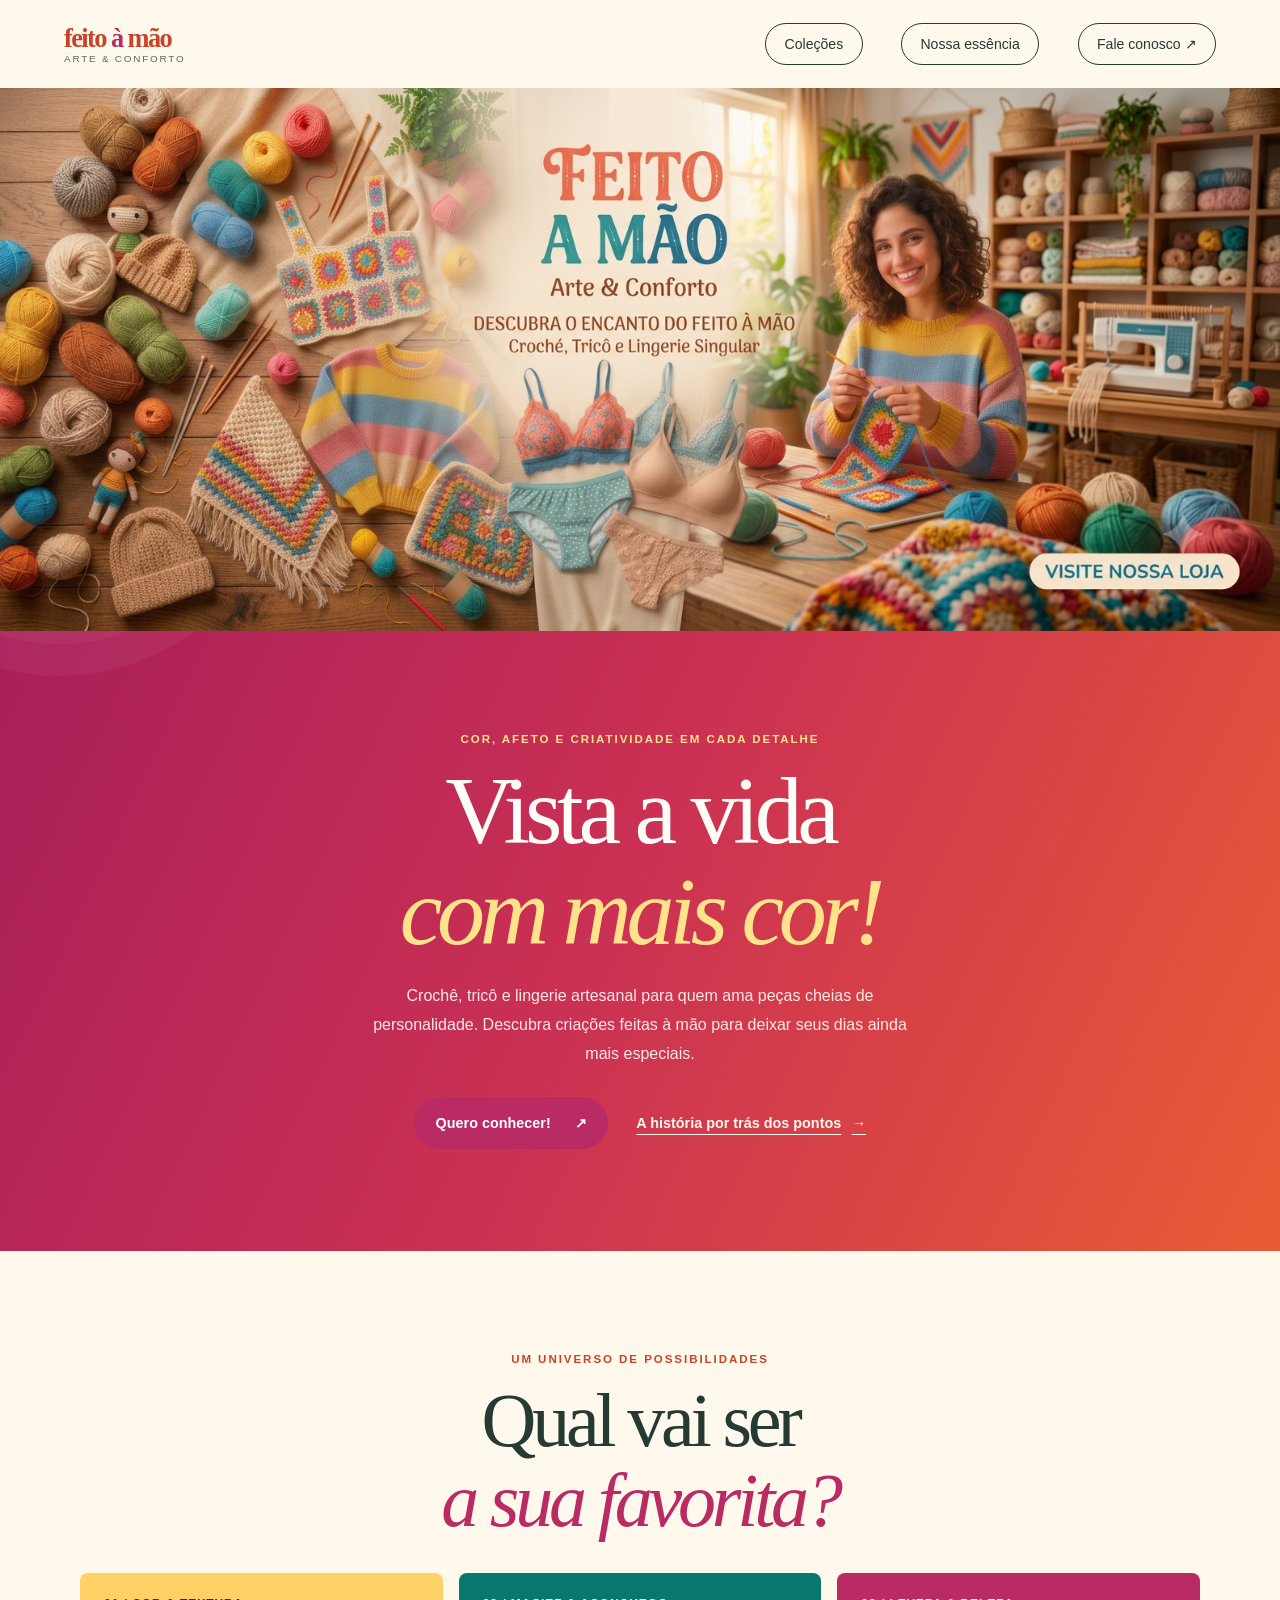
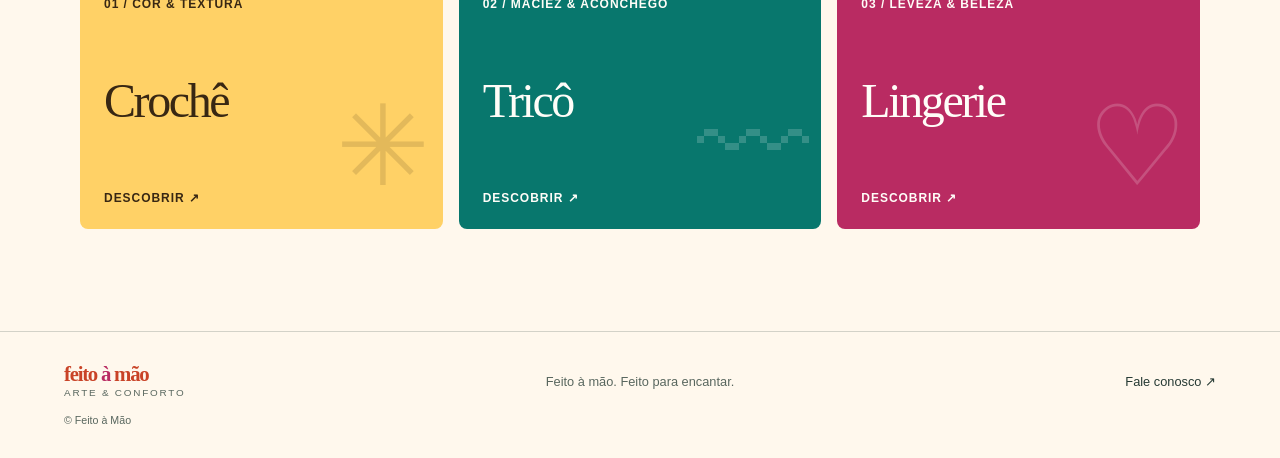
<file: index.html>
<!doctype html>
<html lang="pt-BR">
  <head>
    <meta charset="utf-8">
    <meta name="viewport" content="width=device-width, initial-scale=1">
    <meta name="description" content="Mais cor, conforto e personalidade: conheça as peças artesanais Feito à Mão.">
    <meta name="theme-color" content="#fff8ed">
    <title>Feito à Mão — Mais cor para os seus dias</title>
    <link rel="stylesheet" href="styles.css?v=5">
  </head>
  <body>
    <a class="skip-link" href="#conteudo">Pular para o conteúdo</a>

    <header class="site-header">
      <a class="wordmark" href="index.html" aria-label="Feito à Mão, início">
        <span class="wordmark__name">feito <span>à</span> mão</span>
        <span class="wordmark__tagline">arte &amp; conforto</span>
      </a>
      <nav class="site-nav" aria-label="Navegação principal">
        <a class="nav-cta" href="colecoes.html">Coleções</a>
        <a class="nav-cta" href="sobre.html">Nossa essência</a>
        <a class="nav-cta" href="contato.html">Fale conosco <span aria-hidden="true">↗</span></a>
      </nav>
    </header>

    <main id="conteudo">
      <section class="hero" aria-labelledby="hero-title">
        <h1 class="visually-hidden" id="hero-title">Feito à Mão — descubra o encanto do feito à mão</h1>
        <img
          class="hero__image"
          src="Img/FeitoaMao.png"
          alt="Ateliê Feito à Mão: fios coloridos, peças de crochê e tricô, lingerie artesanal e uma artesã trabalhando."
          width="1584"
          height="672"
          fetchpriority="high"
        >
      </section>

      <section class="home-intro" aria-labelledby="home-title">
        <div class="home-intro__inner section-wrap">
          <p class="eyebrow">Cor, afeto e criatividade em cada detalhe</p>
          <h2 id="home-title">Vista a vida<br><span>com mais cor!</span></h2>
          <p>Crochê, tricô e lingerie artesanal para quem ama peças cheias de personalidade. Descubra criações feitas à mão para deixar seus dias ainda mais especiais.</p>
          <div class="home-intro__links">
            <a class="button home-intro__button" href="colecoes.html">Quero conhecer! <span aria-hidden="true">↗</span></a>
            <a class="text-link" href="sobre.html">A história por trás dos pontos <span aria-hidden="true">→</span></a>
          </div>
        </div>
      </section>

      <section class="home-collections section-wrap" aria-labelledby="home-collections-title">
        <div class="home-collections__heading">
          <p class="eyebrow">Um universo de possibilidades</p>
          <h2 id="home-collections-title">Qual vai ser<br><span>a sua favorita?</span></h2>
        </div>
        <div class="home-collections__grid">
          <a class="home-category home-category--crochet" href="colecoes.html#croche">
            <span class="home-category__number">01 / Cor &amp; textura</span>
            <span class="home-category__title">Crochê</span>
            <span class="home-category__link">Descobrir <span aria-hidden="true">↗</span></span>
            <span class="home-category__mark" aria-hidden="true">✳</span>
          </a>
          <a class="home-category home-category--knit" href="colecoes.html#trico">
            <span class="home-category__number">02 / Maciez &amp; aconchego</span>
            <span class="home-category__title">Tricô</span>
            <span class="home-category__link">Descobrir <span aria-hidden="true">↗</span></span>
            <span class="home-category__mark" aria-hidden="true">〰</span>
          </a>
          <a class="home-category home-category--lingerie" href="colecoes.html#lingerie">
            <span class="home-category__number">03 / Leveza &amp; beleza</span>
            <span class="home-category__title">Lingerie</span>
            <span class="home-category__link">Descobrir <span aria-hidden="true">↗</span></span>
            <span class="home-category__mark" aria-hidden="true">♡</span>
          </a>
        </div>
      </section>
    </main>

    <footer class="site-footer">
      <a class="wordmark wordmark--footer" href="index.html" aria-label="Voltar ao início">
        <span class="wordmark__name">feito <span>à</span> mão</span>
        <span class="wordmark__tagline">arte &amp; conforto</span>
      </a>
      <p>Feito à mão. Feito para encantar.</p>
      <a class="back-to-top" href="contato.html">Fale conosco ↗</a>
      <small>© <span>Feito à Mão</span></small>
    </footer>
  </body>
</html>
</file>
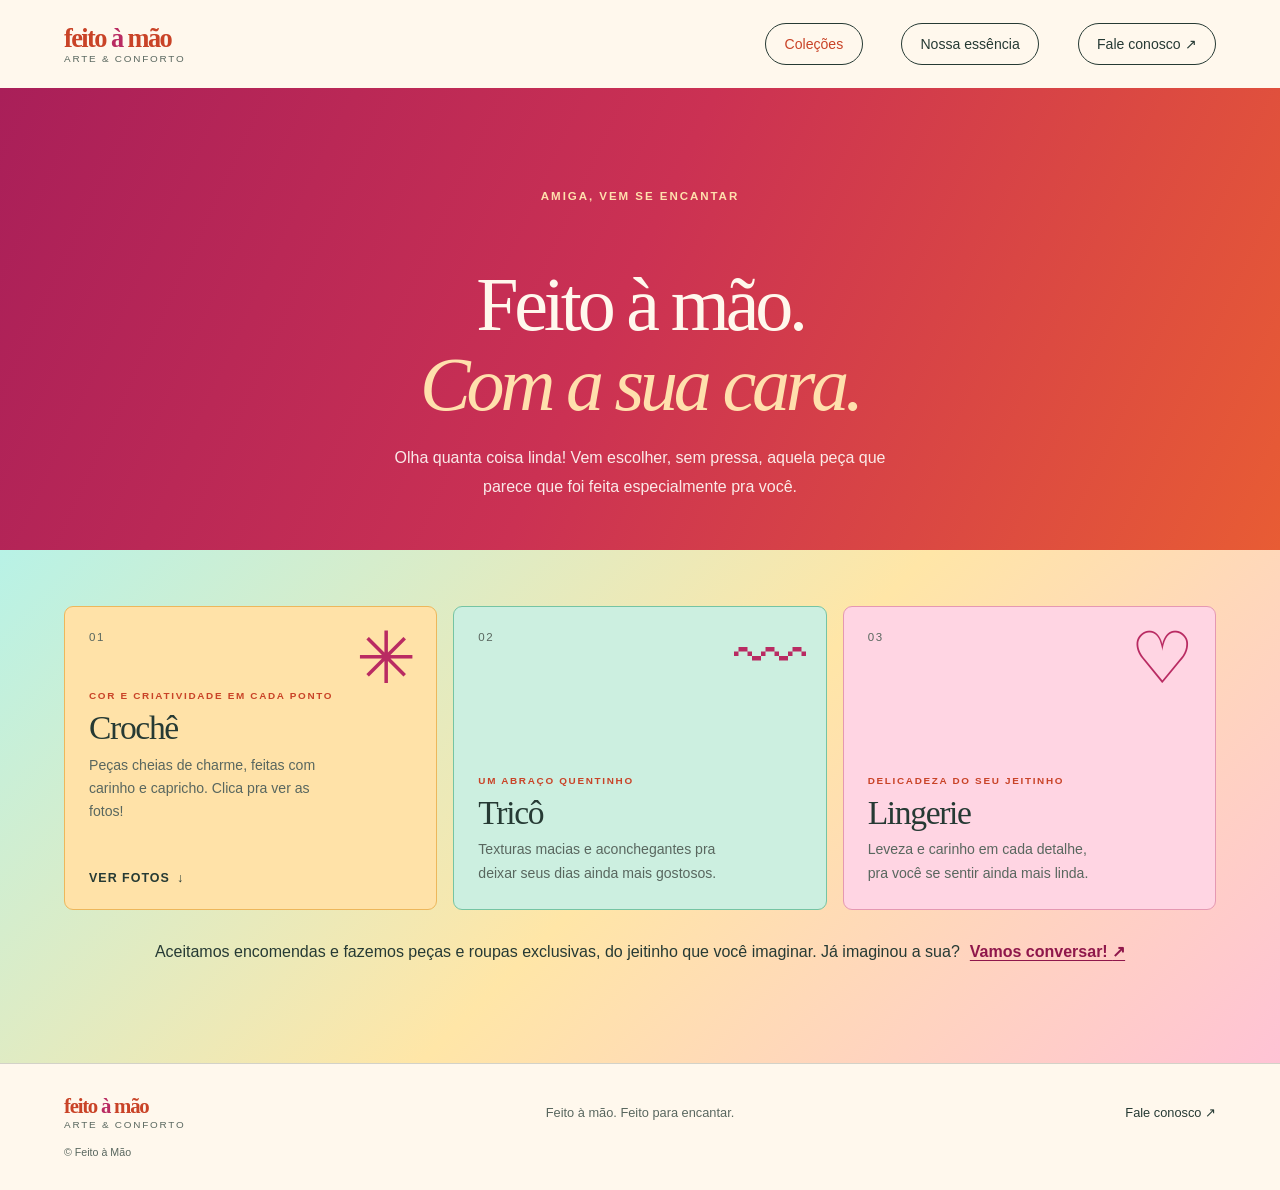
<file: colecoes.html>
<!doctype html>
<html lang="pt-BR">
  <head>
    <meta charset="utf-8">
    <meta name="viewport" content="width=device-width, initial-scale=1">
    <meta name="description" content="Amiga, vem conhecer nossas peças de crochê, tricô e lingerie artesanal feitas com muito carinho.">
    <meta name="theme-color" content="#fff8ed">
    <title>Coleções cheias de cor — Feito à Mão</title>
    <link rel="stylesheet" href="styles.css?v=6">
  </head>
  <body>
    <a class="skip-link" href="#conteudo">Pular para o conteúdo</a>
    <header class="site-header">
      <a class="wordmark" href="index.html" aria-label="Feito à Mão, início">
        <span class="wordmark__name">feito <span>à</span> mão</span>
        <span class="wordmark__tagline">arte &amp; conforto</span>
      </a>
      <nav class="site-nav" aria-label="Navegação principal">
        <a class="nav-cta" href="colecoes.html" aria-current="page">Coleções</a>
        <a class="nav-cta" href="sobre.html">Nossa essência</a>
        <a class="nav-cta" href="contato.html">Fale conosco <span aria-hidden="true">↗</span></a>
      </nav>
    </header>
    <main id="conteudo">
      <section class="page-heading page-heading--collections" aria-labelledby="page-title">
        <p class="eyebrow">Amiga, vem se encantar</p>
        <h1 id="page-title">Feito à mão.<br><span>Com a sua cara.</span></h1>
        <p>Olha quanta coisa linda! Vem escolher, sem pressa, aquela peça que parece que foi feita especialmente pra você.</p>
      </section>
      <section class="collections-page section-wrap" aria-label="Tipos de peças">
        <div class="collection-grid">
          <button class="collection-card collection-card--crochet collection-card--link" id="croche" type="button" aria-controls="croche-galeria" aria-expanded="false">
            <span class="collection-card__number" aria-hidden="true">01</span>
            <div>
              <p class="eyebrow">Cor e criatividade em cada ponto</p>
              <h2>Crochê</h2>
              <p>Peças cheias de charme, feitas com carinho e capricho. Clica pra ver as fotos!</p>
            </div>
            <span class="collection-card__mark" aria-hidden="true">✳</span>
            <span class="collection-card__action"><span data-crochet-action>Ver fotos</span> <span aria-hidden="true">↓</span></span>
          </button>
          <article class="collection-card collection-card--knit" id="trico">
            <span class="collection-card__number" aria-hidden="true">02</span>
            <div>
              <p class="eyebrow">Um abraço quentinho</p>
              <h2>Tricô</h2>
              <p>Texturas macias e aconchegantes pra deixar seus dias ainda mais gostosos.</p>
            </div>
            <span class="collection-card__mark" aria-hidden="true">〰</span>
          </article>
          <article class="collection-card collection-card--lingerie" id="lingerie">
            <span class="collection-card__number" aria-hidden="true">03</span>
            <div>
              <p class="eyebrow">Delicadeza do seu jeitinho</p>
              <h2>Lingerie</h2>
              <p>Leveza e carinho em cada detalhe, pra você se sentir ainda mais linda.</p>
            </div>
            <span class="collection-card__mark" aria-hidden="true">♡</span>
          </article>
        </div>
        <section class="product-category" id="croche-galeria" aria-labelledby="croche-title" hidden>
          <div class="product-category__heading">
            <p class="eyebrow">Feito com todo carinho</p>
            <h2 id="croche-title">Olha só essas peças <span>de crochê!</span></h2>
            <p>Escolhi cada foto com carinho. Qual delas já ganhou seu coração?</p>
          </div>
          <div class="product-gallery">
            <figure class="product-card">
              <img src="Img/BlusaEmCroche.jpeg" alt="Blusa de crochê feita à mão." loading="lazy" decoding="async">
              <figcaption>Blusa de crochê bege</figcaption>
            </figure>
            <figure class="product-card">
              <img src="Img/blusinhaAzulemcroche.jpeg" alt="Blusinha azul de crochê feita à mão." loading="lazy" decoding="async">
              <figcaption>Blusinha azul de crochê</figcaption>
            </figure>
            <figure class="product-card">
              <img src="Img/blusinhaBrancaCroche.jpeg" alt="Blusinha branca de crochê feita à mão." loading="lazy" decoding="async">
              <figcaption>Blusa branca de crochê</figcaption>
            </figure>
            <figure class="product-card">
              <img src="Img/CaminhoFeitoComComLacresCroche.jpeg" alt="Caminho de mesa feito com lacres e crochê." loading="lazy" decoding="async">
              <figcaption>Caminho de mesa com lacres e crochê</figcaption>
            </figure>
            <figure class="product-card">
              <img src="Img/TapeteDuplaFaceCroche.jpeg" alt="Tapete dupla face de crochê." loading="lazy" decoding="async">
              <figcaption>Tapete dupla face</figcaption>
            </figure>
            <figure class="product-card">
              <img src="Img/TapeteMonoFaceCroche.jpeg" alt="Tapete de crochê de uma face." loading="lazy" decoding="async">
              <figcaption>Tapete oval verde e branco</figcaption>
            </figure>
            <figure class="product-card">
              <img src="Img/JogoDeBanheiroAzul.jpeg" alt="Jogo de banheiro azul feito à mão." loading="lazy" decoding="async">
              <figcaption>Jogo de banheiro azul</figcaption>
            </figure>
            <figure class="product-card">
              <img src="Img/JogodeBanheiroCroche.jpeg" alt="Jogo de banheiro de crochê feito à mão." loading="lazy" decoding="async">
              <figcaption>Jogo de banheiro de crochê</figcaption>
            </figure>
            <figure class="product-card">
              <img src="Img/JogoDeCozinha3PecasVermelho.jpeg" alt="Jogo de cozinha vermelho com três peças." loading="lazy" decoding="async">
              <figcaption>Jogo de cozinha vermelho com três peças</figcaption>
            </figure>
            <figure class="product-card">
              <img src="Img/JogoDeCozinhaAmarelo.jpeg" alt="Jogo de cozinha amarelo feito à mão." loading="lazy" decoding="async">
              <figcaption>Jogo de cozinha amarelo</figcaption>
            </figure>
            <figure class="product-card">
              <img src="Img/JogoDeCozinhaDuplaFaceMarron.jpeg" alt="Jogo de cozinha marrom dupla face." loading="lazy" decoding="async">
              <figcaption>Jogo de cozinha marrom dupla face</figcaption>
            </figure>
            <figure class="product-card">
              <img src="Img/JogodeCozinhaDuplaFacePretoComCru.jpeg" alt="Jogo de cozinha dupla face preto e cru." loading="lazy" decoding="async">
              <figcaption>Jogo de cozinha preto e cru dupla face</figcaption>
            </figure>
            <figure class="product-card">
              <img src="Img/JogodeCozinhaPretoeBranco.jpeg" alt="Jogo de cozinha preto e branco feito à mão." loading="lazy" decoding="async">
              <figcaption>Jogo de cozinha preto e branco</figcaption>
            </figure>
            <figure class="product-card">
              <img src="Img/JogodeCozinhaTunisianoAzul.jpeg" alt="Jogo de cozinha azul em crochê tunisiano." loading="lazy" decoding="async">
              <figcaption>Jogo de cozinha tunisiano azul</figcaption>
            </figure>
            <figure class="product-card">
              <img src="Img/TapetesEmDuasPecasAmareloECru.jpeg" alt="Conjunto de tapetes em amarelo e cru." loading="lazy" decoding="async">
              <figcaption>Tapetes em duas peças amarelo e cru</figcaption>
            </figure>
            <figure class="product-card">
              <img src="Img/TapetesEmDuasPecasCrucomVerde.jpeg" alt="Conjunto de tapetes em cru e verde." loading="lazy" decoding="async">
              <figcaption>Tapetes em duas peças cru e verde</figcaption>
            </figure>
            <figure class="product-card">
              <img src="Img/TapetesEmDuasPecasRoxo.jpeg" alt="Conjunto de tapetes roxos." loading="lazy" decoding="async">
              <figcaption>Tapetes em duas peças roxos</figcaption>
            </figure>
            <figure class="product-card">
              <img src="Img/TapeteEmCrocheCoracao.jpeg" alt="Tapete de crochê em formato de coração, em tons de bege e amarelo." loading="lazy" decoding="async">
              <figcaption>Tapete de coração bege e amarelo</figcaption>
            </figure>
            <figure class="product-card">
              <img src="Img/TapeteEmCrocheCoracaoMulticores.jpeg" alt="Tapete de crochê em formato de coração, com detalhes em rosa e marrom." loading="lazy" decoding="async">
              <figcaption>Tapete de coração rosa e marrom</figcaption>
            </figure>
            <figure class="product-card">
              <img src="Img/TapeteEmLequeRoxo.jpeg" alt="Tapete de crochê roxo em formato de leque, com detalhes azuis e verdes." loading="lazy" decoding="async">
              <figcaption>Tapete em leque roxo</figcaption>
            </figure>
            <figure class="product-card">
              <img src="Img/CamisaDeCroche.jpeg" alt="Camisa de crochê cor Preto." loading="lazy" decoding="async">
              <figcaption>Camisa de Croche</figcaption>
            </figure>
            <figure class="product-card">
              <img src="Img/SacolinhaParaPapelHigienico.jpeg" alt="Sacolinha para Papel Higienico." loading="lazy" decoding="async">
              <figcaption>Sacolinha para Papel Higienico</figcaption>
            </figure>
            <figure class="product-card">
              <img src="Img/SacolinhaParaPastaDeDente.jpeg" alt="Sacolinha para Pasta de Dente." loading="lazy" decoding="async">
              <figcaption>Sacolinha para Pasta de Dente</figcaption>
            </figure>
          </div>
        </section>
        <p class="collections-page__cta">Aceitamos encomendas e fazemos peças e roupas exclusivas, do jeitinho que você imaginar. Já imaginou a sua? <a href="contato.html">Vamos conversar! <span aria-hidden="true">↗</span></a></p>
      </section>
    </main>
    <footer class="site-footer">
      <a class="wordmark wordmark--footer" href="index.html" aria-label="Voltar ao início">
        <span class="wordmark__name">feito <span>à</span> mão</span>
        <span class="wordmark__tagline">arte &amp; conforto</span>
      </a>
      <p>Feito à mão. Feito para encantar.</p>
      <a class="back-to-top" href="contato.html">Fale conosco ↗</a>
      <small>© <span>Feito à Mão</span></small>
    </footer>
    <script src="colecoes.js" defer></script>
  </body>
</html>
</file>
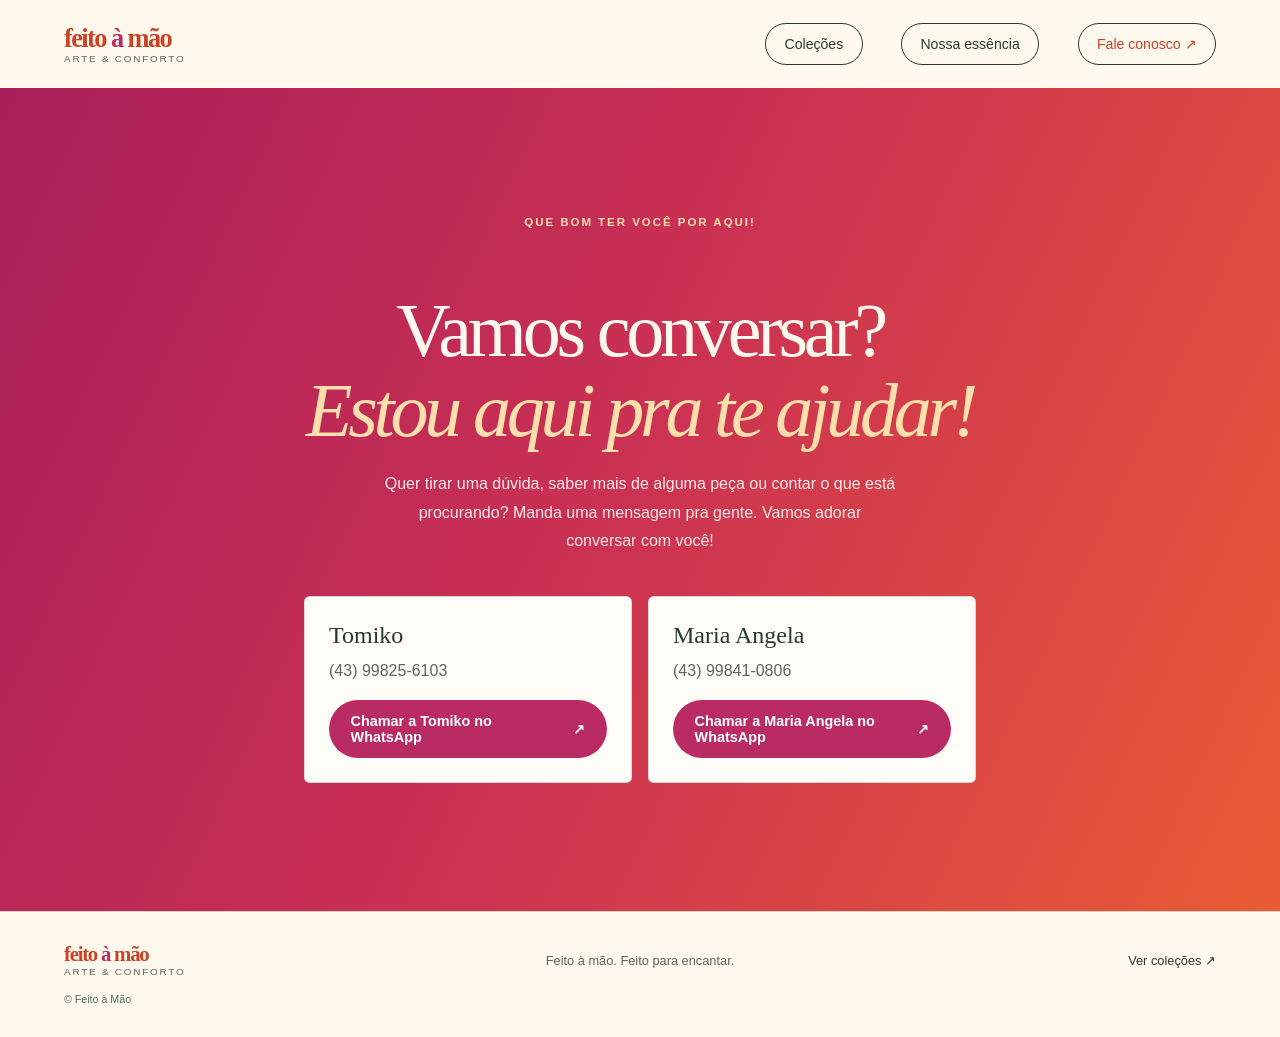
<file: contato.html>
<!doctype html>
<html lang="pt-BR">
  <head>
    <meta charset="utf-8">
    <meta name="viewport" content="width=device-width, initial-scale=1">
    <meta name="description" content="Quer conversar sobre uma peça artesanal? Chame a Tomiko ou a Maria Angela. Vai ser um prazer falar com você!">
    <meta name="theme-color" content="#fff8ed">
    <title>Vamos conversar? — Feito à Mão</title>
    <link rel="stylesheet" href="styles.css?v=5">
  </head>
  <body>
    <a class="skip-link" href="#conteudo">Pular para o conteúdo</a>
    <header class="site-header">
      <a class="wordmark" href="index.html" aria-label="Feito à Mão, início">
        <span class="wordmark__name">feito <span>à</span> mão</span>
        <span class="wordmark__tagline">arte &amp; conforto</span>
      </a>
      <nav class="site-nav" aria-label="Navegação principal">
        <a class="nav-cta" href="colecoes.html">Coleções</a>
        <a class="nav-cta" href="sobre.html">Nossa essência</a>
        <a class="nav-cta" href="contato.html" aria-current="page">Fale conosco <span aria-hidden="true">↗</span></a>
      </nav>
    </header>
    <main id="conteudo">
      <section class="contact section-wrap" aria-labelledby="page-title">
        <p class="eyebrow">Que bom ter você por aqui!</p>
        <h1 id="page-title">Vamos conversar?<br><span>Estou aqui pra te ajudar!</span></h1>
        <p>Quer tirar uma dúvida, saber mais de alguma peça ou contar o que está procurando? Manda uma mensagem pra gente. Vamos adorar conversar com você!</p>
        <div class="contact__people">
          <article class="contact-card">
            <h2>Tomiko</h2>
            <a class="contact-card__number" href="tel:+5543998256103">(43) 99825-6103</a>
            <a class="button" href="https://wa.me/5543998256103" target="_blank" rel="noopener noreferrer">
              Chamar a Tomiko no WhatsApp <span aria-hidden="true">↗</span>
            </a>
          </article>
          <article class="contact-card">
            <h2>Maria Angela</h2>
            <a class="contact-card__number" href="tel:+5543998410806">(43) 99841-0806</a>
            <a class="button" href="https://wa.me/5543998410806" target="_blank" rel="noopener noreferrer">
              Chamar a Maria Angela no WhatsApp <span aria-hidden="true">↗</span>
            </a>
          </article>
        </div>
      </section>
    </main>
    <footer class="site-footer">
      <a class="wordmark wordmark--footer" href="index.html" aria-label="Voltar ao início">
        <span class="wordmark__name">feito <span>à</span> mão</span>
        <span class="wordmark__tagline">arte &amp; conforto</span>
      </a>
      <p>Feito à mão. Feito para encantar.</p>
      <a class="back-to-top" href="colecoes.html">Ver coleções ↗</a>
      <small>© <span>Feito à Mão</span></small>
    </footer>
  </body>
</html>
</file>
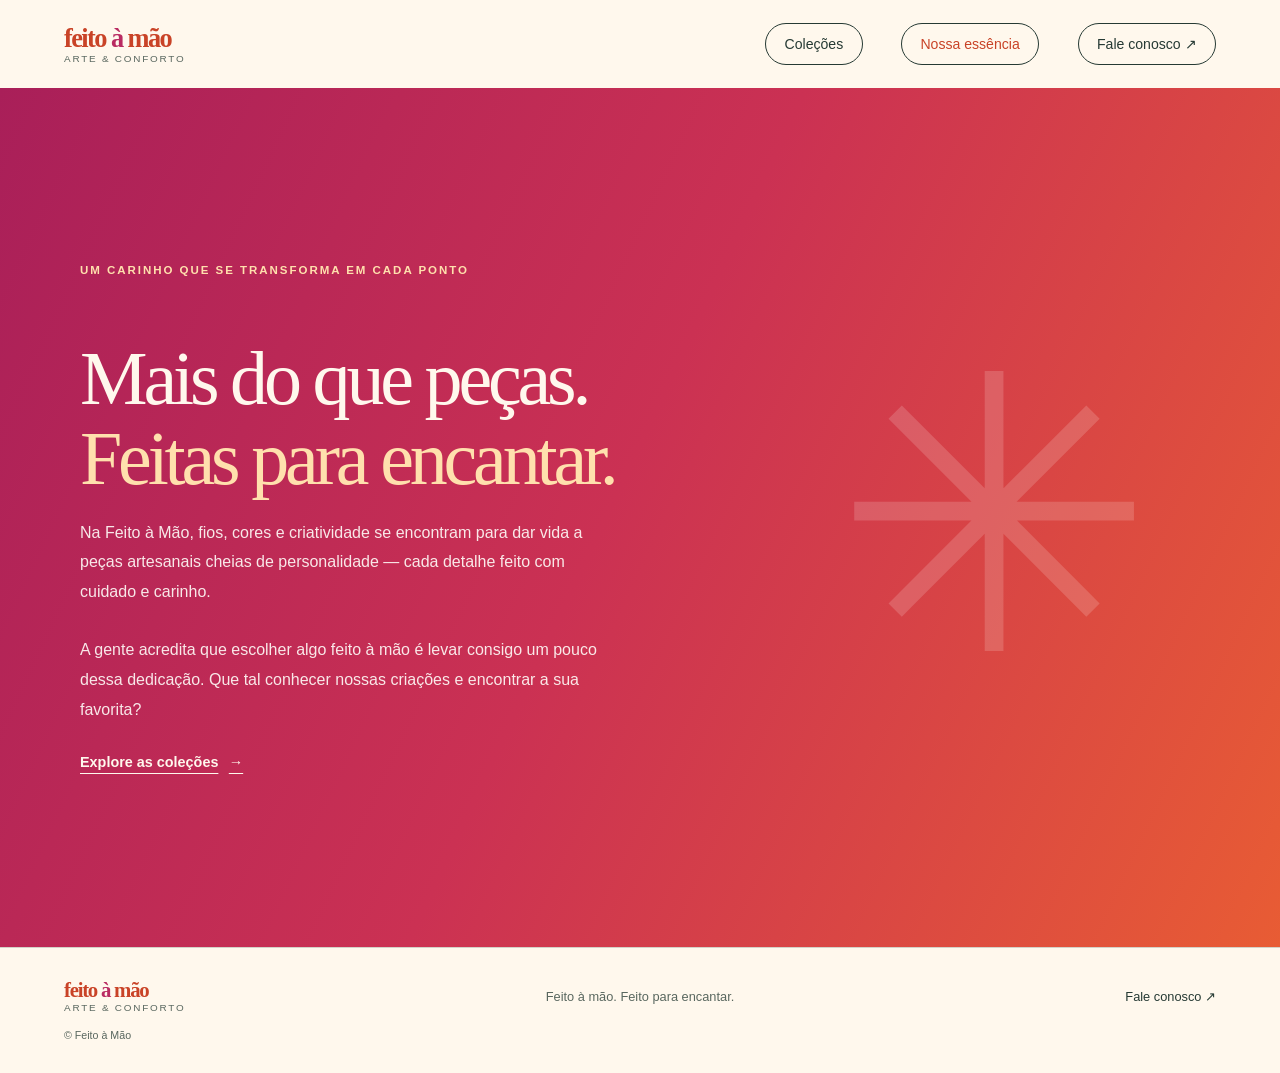
<file: sobre.html>
<!doctype html>
<html lang="pt-BR">
  <head>
    <meta charset="utf-8">
    <meta name="viewport" content="width=device-width, initial-scale=1">
    <meta name="description" content="Conheça a Feito à Mão: peças artesanais cheias de personalidade, criatividade e carinho em cada detalhe.">
    <meta name="theme-color" content="#fff8ed">
    <title>Uma história feita à mão — Feito à Mão</title>
    <link rel="stylesheet" href="styles.css?v=5">
  </head>
  <body>
    <a class="skip-link" href="#conteudo">Pular para o conteúdo</a>
    <header class="site-header">
      <a class="wordmark" href="index.html" aria-label="Feito à Mão, início">
        <span class="wordmark__name">feito <span>à</span> mão</span>
        <span class="wordmark__tagline">arte &amp; conforto</span>
      </a>
      <nav class="site-nav" aria-label="Navegação principal">
        <a class="nav-cta" href="colecoes.html">Coleções</a>
        <a class="nav-cta" href="sobre.html" aria-current="page">Nossa essência</a>
        <a class="nav-cta" href="contato.html">Fale conosco <span aria-hidden="true">↗</span></a>
      </nav>
    </header>
    <main id="conteudo">
      <section class="story story--page" aria-labelledby="page-title">
        <div class="story__inner section-wrap">
          <p class="eyebrow">Um carinho que se transforma em cada ponto</p>
          <h1 id="page-title">Mais do que peças.<br><span>Feitas para encantar.</span></h1>
          <p>Na Feito à Mão, fios, cores e criatividade se encontram para dar vida a peças artesanais cheias de personalidade — cada detalhe feito com cuidado e carinho.</p>
          <p>A gente acredita que escolher algo feito à mão é levar consigo um pouco dessa dedicação. Que tal conhecer nossas criações e encontrar a sua favorita?</p>
          <a class="text-link" href="colecoes.html">Explore as coleções <span aria-hidden="true">→</span></a>
          <span class="story__ornament" aria-hidden="true">✳</span>
        </div>
      </section>
    </main>
    <footer class="site-footer">
      <a class="wordmark wordmark--footer" href="index.html" aria-label="Voltar ao início">
        <span class="wordmark__name">feito <span>à</span> mão</span>
        <span class="wordmark__tagline">arte &amp; conforto</span>
      </a>
      <p>Feito à mão. Feito para encantar.</p>
      <a class="back-to-top" href="contato.html">Fale conosco ↗</a>
      <small>© <span>Feito à Mão</span></small>
    </footer>
  </body>
</html>
</file>
<file: styles.css>
:root {
  color-scheme: light;
  --paper: #fff8ed;
  --paper-dark: #ffead2;
  --ink: #263a34;
  --muted: #59675f;
  --terracotta: #c94327;
  --teal: #08776d;
  --line: rgba(38, 58, 52, 0.2);
  --sunshine: #f2b51d;
  --berry: #b92b62;
  --serif: "Iowan Old Style", "Palatino Linotype", "Book Antiqua", Georgia, serif;
  --sans: "Aptos", "Segoe UI", sans-serif;
}

* {
  box-sizing: border-box;
}

html {
  scroll-behavior: smooth;
  scroll-padding-top: 6rem;
}

body {
  margin: 0;
  background: var(--paper);
  color: var(--ink);
  font-family: var(--sans);
  -webkit-font-smoothing: antialiased;
  text-rendering: optimizeLegibility;
}

a {
  color: inherit;
}

a:focus-visible {
  outline: 3px solid var(--terracotta);
  outline-offset: 5px;
}

.skip-link,
.visually-hidden {
  position: absolute;
  width: 1px;
  height: 1px;
  padding: 0;
  overflow: hidden;
  clip: rect(0, 0, 0, 0);
  white-space: nowrap;
  clip-path: inset(50%);
  border: 0;
}

.skip-link:focus {
  z-index: 10;
  top: 1rem;
  left: 1rem;
  width: auto;
  height: auto;
  padding: 0.8rem 1rem;
  background: white;
  clip: auto;
  clip-path: none;
}

.site-header {
  display: flex;
  min-height: 5.5rem;
  align-items: center;
  justify-content: space-between;
  gap: 2rem;
  max-width: 1440px;
  margin: 0 auto;
  padding: 1rem clamp(1.25rem, 5vw, 5rem);
}

.wordmark {
  display: inline-flex;
  flex-direction: column;
  gap: 0.1rem;
  text-decoration: none;
}

.wordmark__name {
  color: var(--terracotta);
  font-family: var(--serif);
  font-size: 1.65rem;
  font-weight: 700;
  letter-spacing: -0.06em;
  line-height: 1;
}

.wordmark__name span {
  color: var(--berry);
}

.wordmark__tagline {
  color: var(--muted);
  font-size: 0.62rem;
  letter-spacing: 0.18em;
  text-transform: uppercase;
}

.site-nav {
  display: flex;
  align-items: center;
  gap: clamp(1rem, 3vw, 2.75rem);
  font-size: 0.88rem;
}

.site-nav a {
  text-decoration: none;
  transition: color 180ms ease;
}

.site-nav a[aria-current="page"] {
  color: var(--terracotta);
}

.site-nav a:hover,
.text-link:hover,
.back-to-top:hover {
  color: var(--terracotta);
}

.site-nav .nav-cta {
  padding: 0.78rem 1.15rem;
  border: 1px solid var(--ink);
  border-radius: 99px;
}

.site-nav .nav-cta:hover {
  border-color: var(--terracotta);
}

.hero {
  position: relative;
  max-width: 1584px;
  margin: 0 auto;
  overflow: hidden;
  background: var(--paper-dark);
}

.hero__image {
  display: block;
  width: 100%;
  height: auto;
}

.section-wrap {
  width: min(100% - 3rem, 1120px);
  margin-inline: auto;
}

.home-intro {
  position: relative;
  overflow: hidden;
  padding-block: clamp(4rem, 8vw, 7rem);
  background: linear-gradient(115deg, #a91f59 0%, #cb3153 48%, #e85c34 100%);
  color: #fffdf8;
  text-align: center;
}

.home-intro::before,
.home-intro::after {
  position: absolute;
  width: clamp(10rem, 25vw, 22rem);
  aspect-ratio: 1;
  border: 1px solid rgba(255, 255, 255, 0.18);
  border-radius: 50%;
  content: "";
  pointer-events: none;
}

.home-intro::before {
  top: -55%;
  left: -8%;
  box-shadow: 0 0 0 2rem rgba(255, 255, 255, 0.04), 0 0 0 4rem rgba(255, 255, 255, 0.04);
}

.home-intro::after {
  right: -8%;
  bottom: -65%;
  box-shadow: 0 0 0 2rem rgba(255, 255, 255, 0.04), 0 0 0 4rem rgba(255, 255, 255, 0.04);
}

.home-intro__inner {
  position: relative;
  z-index: 1;
}

.home-intro .eyebrow {
  color: #ffe38a;
}

.home-intro h2 {
  font-size: clamp(3rem, 8vw, 6rem);
}

.home-intro h2 span {
  color: #ffe38a;
}

.home-intro__inner > p:not(.eyebrow) {
  max-width: 34rem;
  margin: 0 auto;
  color: rgba(255, 253, 248, 0.9);
  line-height: 1.8;
}

.home-intro__links {
  display: flex;
  align-items: center;
  justify-content: center;
  gap: 1.75rem;
  margin-top: 1.8rem;
}

.home-intro__button {
  background: #ffe38a;
  color: #48212b;
}

.home-intro__button:hover {
  background: #fffdf8;
  color: #48212b;
}

.home-collections {
  padding-block: clamp(4rem, 8vw, 7rem);
}

.home-collections__heading {
  margin-bottom: 2rem;
  text-align: center;
}

.home-collections__heading h2 {
  margin-bottom: 0;
}

.home-collections__heading h2 span {
  color: var(--berry);
}

.home-collections__grid {
  display: grid;
  grid-template-columns: repeat(3, minmax(0, 1fr));
  gap: 1rem;
}

.home-category {
  position: relative;
  display: flex;
  min-height: 16rem;
  flex-direction: column;
  align-items: flex-start;
  justify-content: space-between;
  overflow: hidden;
  padding: 1.5rem;
  border-radius: 0.5rem;
  text-decoration: none;
  transition: transform 180ms ease, box-shadow 180ms ease;
}

.home-category:hover {
  box-shadow: 0 0.75rem 1.5rem rgba(38, 58, 52, 0.16);
  transform: translateY(-4px);
}

.home-category:focus-visible {
  outline-color: var(--ink);
}

.home-category--crochet {
  background: #ffd166;
  color: #382713;
}

.home-category--knit {
  background: #08776d;
  color: #fffdf8;
}

.home-category--lingerie {
  background: #b92b62;
  color: #fffdf8;
}

.home-category__number,
.home-category__link {
  position: relative;
  z-index: 1;
  font-size: 0.75rem;
  font-weight: 700;
  letter-spacing: 0.08em;
  text-transform: uppercase;
}

.home-category__title {
  position: relative;
  z-index: 1;
  font-family: var(--serif);
  font-size: clamp(2rem, 4vw, 3rem);
  letter-spacing: -0.05em;
}

.home-category__mark {
  position: absolute;
  right: 0.8rem;
  bottom: 1.6rem;
  color: rgba(255, 255, 255, 0.18);
  font-family: var(--serif);
  font-size: 7rem;
  line-height: 1;
}

.home-category--crochet .home-category__mark {
  color: rgba(56, 39, 19, 0.14);
}

.page-heading {
  padding-block: clamp(4rem, 8vw, 7rem) 2rem;
  text-align: center;
}

.page-heading--collections {
  width: 100%;
  max-width: none;
  margin: 0;
  padding: clamp(4rem, 8vw, 7rem) clamp(1.5rem, 5vw, 5rem) 3rem;
  background: linear-gradient(115deg, #a91f59 0%, #cb3153 48%, #e85c34 100%);
  color: var(--paper);
}

.page-heading--collections .eyebrow,
.page-heading.page-heading--collections h1 span {
  color: #ffe0ad;
}

.page-heading.page-heading--collections > p:last-child {
  color: rgba(255, 253, 248, 0.9);
}

.page-heading h1,
.contact h1,
.story h1 {
  margin-bottom: 1.2rem;
  font-family: var(--serif);
  font-size: clamp(2.5rem, 6vw, 4.75rem);
  font-weight: 500;
  letter-spacing: -0.055em;
  line-height: 1.05;
}

.page-heading h1 span,
.contact h1 span {
  color: var(--teal);
  font-style: italic;
}

.page-heading > p:last-child {
  max-width: 34rem;
  margin: 0 auto;
  color: var(--muted);
  line-height: 1.8;
}

.collections-page {
  width: 100%;
  max-width: none;
  margin: 0;
  padding: 2rem clamp(1.5rem, 5vw, 5rem) clamp(4rem, 8vw, 7rem);
  background: linear-gradient(135deg, #b8f2e6 0%, #ffe6a7 52%, #ffc3d5 100%);
}

.collections-page .collection-grid {
  margin-top: 1.5rem;
}

.product-category {
  padding-block: 1rem 2rem;
  scroll-margin-top: 2rem;
}

.product-category__heading {
  margin-bottom: 1.5rem;
  text-align: center;
}

.product-category__heading h2 {
  margin-bottom: 0.6rem;
  font-family: var(--serif);
  font-size: clamp(2rem, 4vw, 3rem);
  font-weight: 500;
  letter-spacing: -0.045em;
}

.product-category__heading h2 span {
  color: var(--berry);
  font-style: italic;
}

.product-category__heading > p:last-child {
  margin-bottom: 0;
  color: var(--muted);
  line-height: 1.7;
}

.product-gallery {
  display: grid;
  grid-template-columns: repeat(3, minmax(0, 1fr));
  gap: 1.25rem;
}

.product-card {
  min-width: 0;
  margin: 0;
  overflow: hidden;
  border: 1px solid var(--line);
  border-radius: 0.5rem;
  background: #fffdf8;
  box-shadow: 0 0.25rem 0.8rem rgba(38, 58, 52, 0.06);
}

.product-card img {
  display: block;
  width: 100%;
  aspect-ratio: 4 / 5;
  object-fit: cover;
  background: var(--paper-dark);
}

.product-card figcaption {
  min-height: 3.75rem;
  padding: 1rem;
  color: var(--ink);
  font-family: var(--serif);
  font-size: 1.05rem;
  font-weight: 600;
}

.collection-card h2 {
  margin-bottom: 0.5rem;
  font-family: var(--serif);
  font-size: 2.1rem;
  font-weight: 500;
  letter-spacing: -0.04em;
}

.collections-page__cta {
  margin: 2rem 0 0;
  color: var(--ink);
  text-align: center;
}

.collections-page__cta a {
  margin-left: 0.35rem;
  color: #8f174b;
  font-weight: 600;
  text-underline-offset: 0.2em;
}

.intro {
  padding-block: clamp(5rem, 10vw, 9rem);
  text-align: center;
}

.eyebrow {
  margin: 0 0 1rem;
  color: var(--terracotta);
  font-size: 0.72rem;
  font-weight: 700;
  letter-spacing: 0.17em;
  text-transform: uppercase;
}

h2,
h3,
p {
  margin-top: 0;
}

h2 {
  margin-bottom: 1.2rem;
  font-family: var(--serif);
  font-size: clamp(2.5rem, 6vw, 4.75rem);
  font-weight: 500;
  letter-spacing: -0.055em;
  line-height: 1.05;
}

h2 span {
  color: var(--teal);
  font-style: italic;
}

.intro__copy {
  max-width: 34rem;
  margin: 0 auto;
  color: var(--muted);
  font-size: 1rem;
  line-height: 1.8;
}

.collection-grid {
  display: grid;
  grid-template-columns: repeat(3, minmax(0, 1fr));
  gap: 1rem;
  margin-top: 3.5rem;
  text-align: left;
}

.collection-card {
  position: relative;
  display: flex;
  min-height: 19rem;
  flex-direction: column;
  justify-content: space-between;
  overflow: hidden;
  padding: 1.5rem;
  border: 1px solid var(--line);
  border-radius: 9px;
}

.collection-card--link {
  width: 100%;
  color: inherit;
  font: inherit;
  text-decoration: none;
  text-align: left;
  cursor: pointer;
  transition: transform 180ms ease, box-shadow 180ms ease;
}

.collection-card--link:hover {
  box-shadow: 0 0.75rem 1.5rem rgba(38, 58, 52, 0.16);
  transform: translateY(-4px);
}

.collection-card--link:focus-visible {
  outline-color: var(--ink);
}

.collection-card__action {
  position: relative;
  z-index: 1;
  display: flex;
  align-items: center;
  gap: 0.45rem;
  color: var(--ink);
  font-size: 0.78rem;
  font-weight: 700;
  letter-spacing: 0.08em;
  text-transform: uppercase;
}

.product-category[hidden] {
  display: none;
}

.product-category:not([hidden]) {
  margin-top: 2rem;
  animation: gallery-appear 220ms ease-out;
}

@keyframes gallery-appear {
  from {
    opacity: 0;
    transform: translateY(0.5rem);
  }

  to {
    opacity: 1;
    transform: translateY(0);
  }
}

.collection-card--crochet {
  border-color: #edb75b;
  background: #ffe2a8;
}

.collection-card--knit {
  border-color: #75c4a3;
  background: #ccefe0;
}

.collection-card--lingerie {
  border-color: #e598b2;
  background: #ffd5e3;
}

.collection-card__number {
  color: var(--muted);
  font-size: 0.72rem;
  letter-spacing: 0.14em;
}

.collection-card .eyebrow {
  margin-bottom: 0.55rem;
  font-size: 0.62rem;
}

.collection-card h3 {
  margin-bottom: 0.5rem;
  font-family: var(--serif);
  font-size: 2.1rem;
  font-weight: 500;
  letter-spacing: -0.04em;
}

.collection-card p:not(.eyebrow) {
  max-width: 15rem;
  margin-bottom: 0;
  color: var(--muted);
  font-size: 0.88rem;
  line-height: 1.65;
}

.collection-card__mark {
  position: absolute;
  top: 1rem;
  right: 1.25rem;
  color: var(--berry);
  font-family: var(--serif);
  font-size: 4.5rem;
  line-height: 1;
}

.story {
  overflow: hidden;
  background: var(--ink);
  color: var(--paper);
}

.story__inner {
  position: relative;
  padding-block: clamp(5rem, 10vw, 8rem);
}

.story .eyebrow {
  color: #edaa8c;
}

.story h2 span {
  color: #9bc8b5;
}

.story__inner > p:not(.eyebrow) {
  max-width: 34rem;
  margin-bottom: 1.8rem;
  color: rgba(251, 247, 239, 0.76);
  font-size: 1rem;
  line-height: 1.85;
}

.story--page {
  min-height: 65vh;
  background: linear-gradient(115deg, #a91f59 0%, #cb3153 48%, #e85c34 100%);
}

.story--page .story__inner {
  padding-block: clamp(6rem, 14vw, 11rem);
}

.story--page .eyebrow {
  color: #ffe0ad;
}

.story--page h1 span {
  color: #ffe0ad;
}

.story--page .story__inner > p:not(.eyebrow) {
  color: rgba(255, 253, 248, 0.9);
}

.story--page .text-link:hover {
  color: #ffe0ad;
}

.story--page .story__ornament {
  color: rgba(255, 253, 248, 0.16);
}

.text-link {
  display: inline-flex;
  align-items: center;
  gap: 0.65rem;
  color: var(--paper);
  font-size: 0.9rem;
  font-weight: 600;
  text-decoration-thickness: 1px;
  text-underline-offset: 0.35rem;
  transition: color 180ms ease;
}

.story__ornament {
  position: absolute;
  top: 50%;
  right: 4%;
  color: rgba(251, 247, 239, 0.12);
  font-size: clamp(10rem, 30vw, 25rem);
  line-height: 1;
  transform: translateY(-50%);
  pointer-events: none;
}

.contact {
  width: 100%;
  margin: 0;
  padding-block: clamp(5rem, 10vw, 8rem);
  padding-inline: clamp(1.5rem, 5vw, 5rem);
  background: linear-gradient(115deg, #a91f59 0%, #cb3153 48%, #e85c34 100%);
  color: var(--paper);
  text-align: center;
}

.contact > .eyebrow,
.contact h1 span {
  color: #ffe0ad;
}

.contact > p:not(.eyebrow) {
  max-width: 32rem;
  margin: 0 auto 1.8rem;
  color: rgba(255, 253, 248, 0.9);
  line-height: 1.8;
}

.contact__people {
  display: grid;
  grid-template-columns: repeat(2, minmax(0, 1fr));
  gap: 1rem;
  max-width: 42rem;
  margin: 2.5rem auto 0;
  text-align: left;
}

.contact-card {
  display: flex;
  flex-direction: column;
  align-items: flex-start;
  gap: 0.75rem;
  padding: 1.5rem;
  border: 1px solid var(--line);
  border-radius: 0.35rem;
  background: #fffdf8;
  color: var(--ink);
}

.contact-card h3 {
  margin: 0;
  font-family: var(--serif);
  font-size: 1.5rem;
  font-weight: 500;
}

.contact-card h2 {
  margin: 0;
  font-family: var(--serif);
  font-size: 1.5rem;
  font-weight: 500;
  letter-spacing: normal;
  line-height: 1.2;
}

.contact-card__number {
  margin-bottom: 0.5rem;
  color: var(--muted);
  text-decoration: none;
}

.contact-card__number:hover {
  color: var(--teal);
  text-decoration: underline;
  text-underline-offset: 0.2em;
}

.button {
  display: inline-flex;
  min-height: 3.2rem;
  align-items: center;
  justify-content: center;
  gap: 1.5rem;
  padding: 0.8rem 1.35rem;
  border-radius: 99px;
  background: var(--berry);
  color: white;
  font-size: 0.9rem;
  font-weight: 600;
  text-decoration: none;
  transition: background 180ms ease, transform 180ms ease;
}

.button:hover {
  background: var(--terracotta);
  transform: translateY(-2px);
}

.site-footer {
  display: grid;
  grid-template-columns: 1fr auto 1fr;
  align-items: center;
  gap: 1rem;
  padding: 2rem clamp(1.25rem, 5vw, 5rem);
  border-top: 1px solid var(--line);
  font-size: 0.8rem;
}

.wordmark--footer .wordmark__name {
  font-size: 1.3rem;
}

.site-footer > p {
  margin: 0;
  color: var(--muted);
}

.back-to-top {
  justify-self: end;
  text-decoration: none;
  transition: color 180ms ease;
}

.site-footer small {
  grid-column: 1 / -1;
  color: var(--muted);
}

@media (max-width: 700px) {
  .site-header {
    min-height: auto;
    align-items: flex-start;
    flex-direction: column;
    gap: 1rem;
    padding-block: 1rem;
  }

  .site-nav {
    width: 100%;
    justify-content: space-between;
    gap: 0.5rem;
    font-size: 0.76rem;
  }

  .home-intro__links {
    align-items: center;
    flex-direction: column;
    gap: 1rem;
  }

  .home-collections__grid {
    grid-template-columns: 1fr;
  }

  .home-category {
    min-height: 12rem;
  }

  .site-nav .nav-cta {
    padding: 0.6rem 0.75rem;
  }

  .collection-grid {
    grid-template-columns: 1fr;
    margin-top: 2.5rem;
  }

  .product-gallery {
    grid-template-columns: repeat(2, minmax(0, 1fr));
    gap: 0.75rem;
  }

  .contact__people {
    grid-template-columns: 1fr;
  }

  .collection-card {
    min-height: 15rem;
  }

  .story__ornament {
    top: auto;
    right: -2rem;
    bottom: -5rem;
    font-size: 13rem;
    transform: none;
  }

  .site-footer {
    grid-template-columns: 1fr auto;
  }

  .site-footer > p {
    grid-column: 1 / -1;
    grid-row: 2;
  }

  .back-to-top {
    grid-column: 2;
    grid-row: 1;
  }
}

@media (max-width: 380px) {
  .site-nav {
    flex-wrap: wrap;
    justify-content: flex-start;
    column-gap: 1rem;
  }

  .site-nav .nav-cta {
    margin-top: 0.25rem;
  }
}

@media (prefers-reduced-motion: reduce) {
  *,
  *::before,
  *::after {
    scroll-behavior: auto !important;
    transition-duration: 0.01ms !important;
    animation-duration: 0.01ms !important;
    animation-iteration-count: 1 !important;
  }
}
</file>
